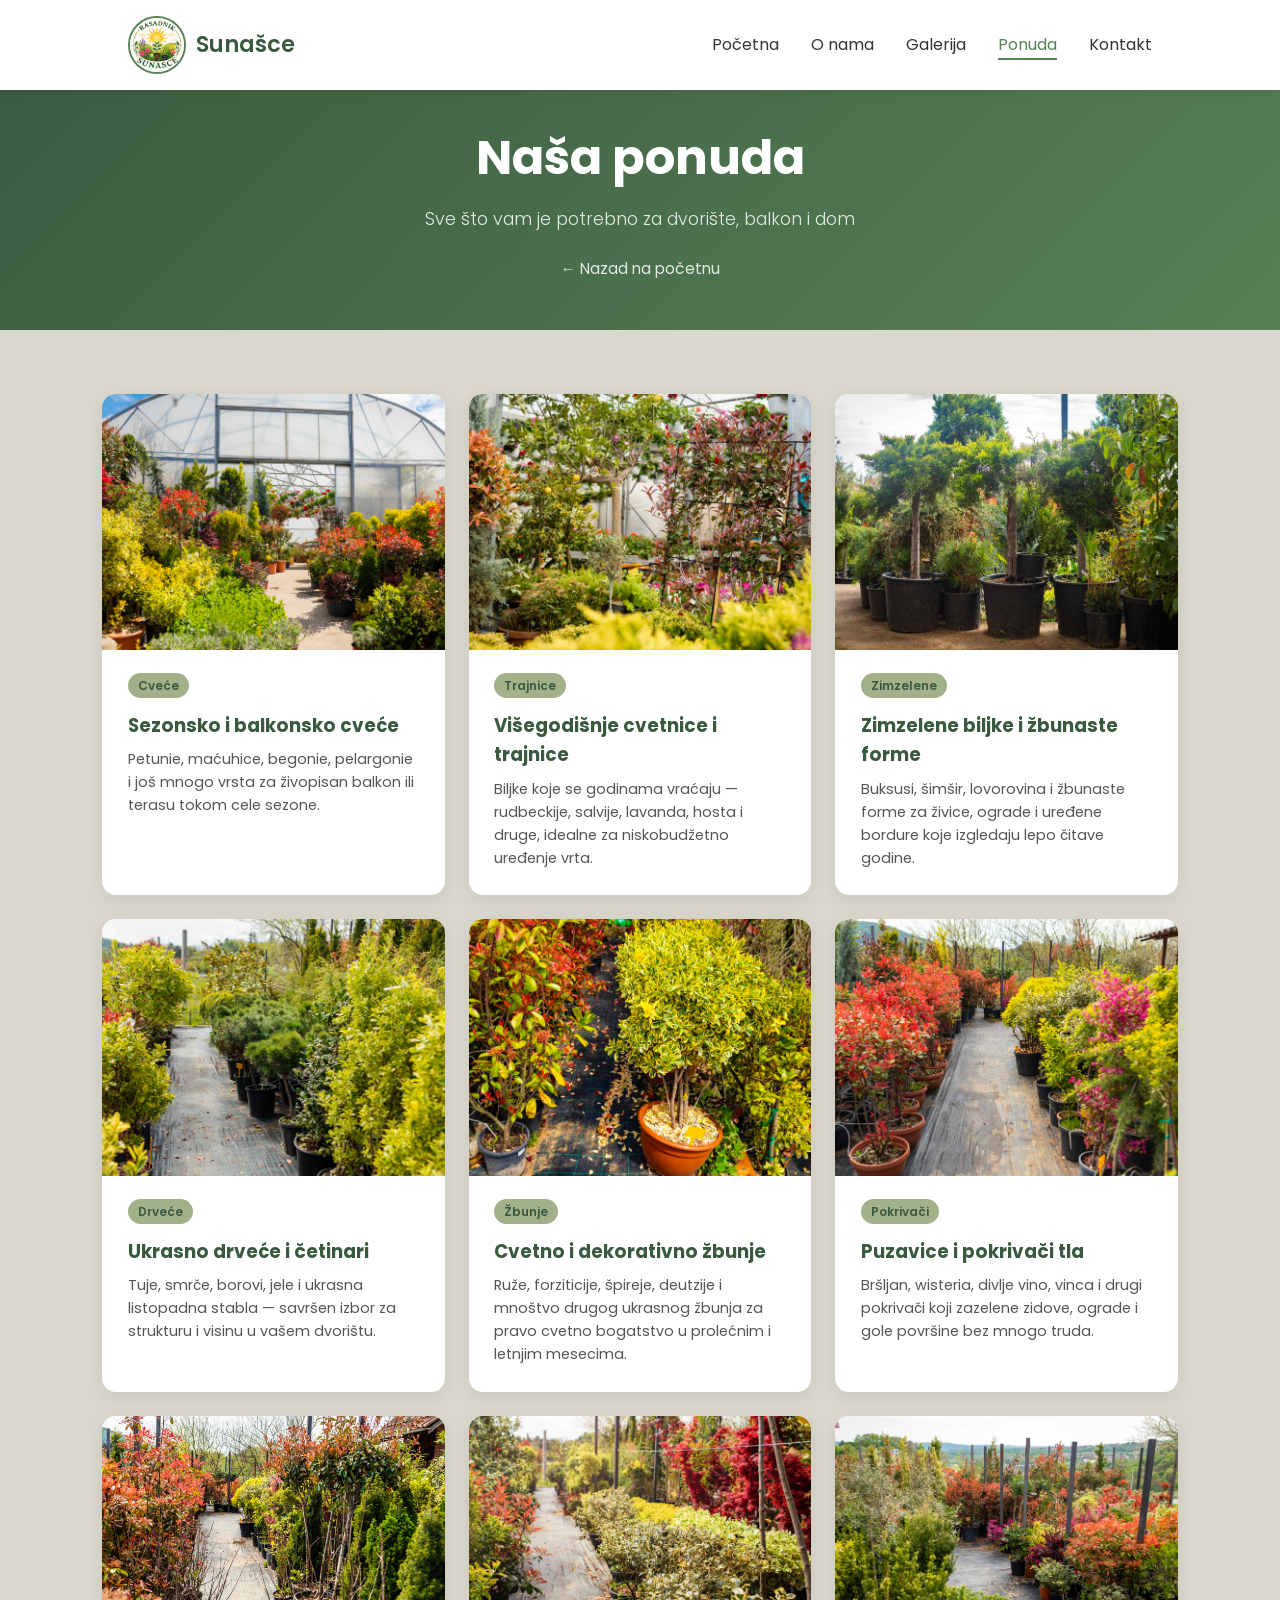
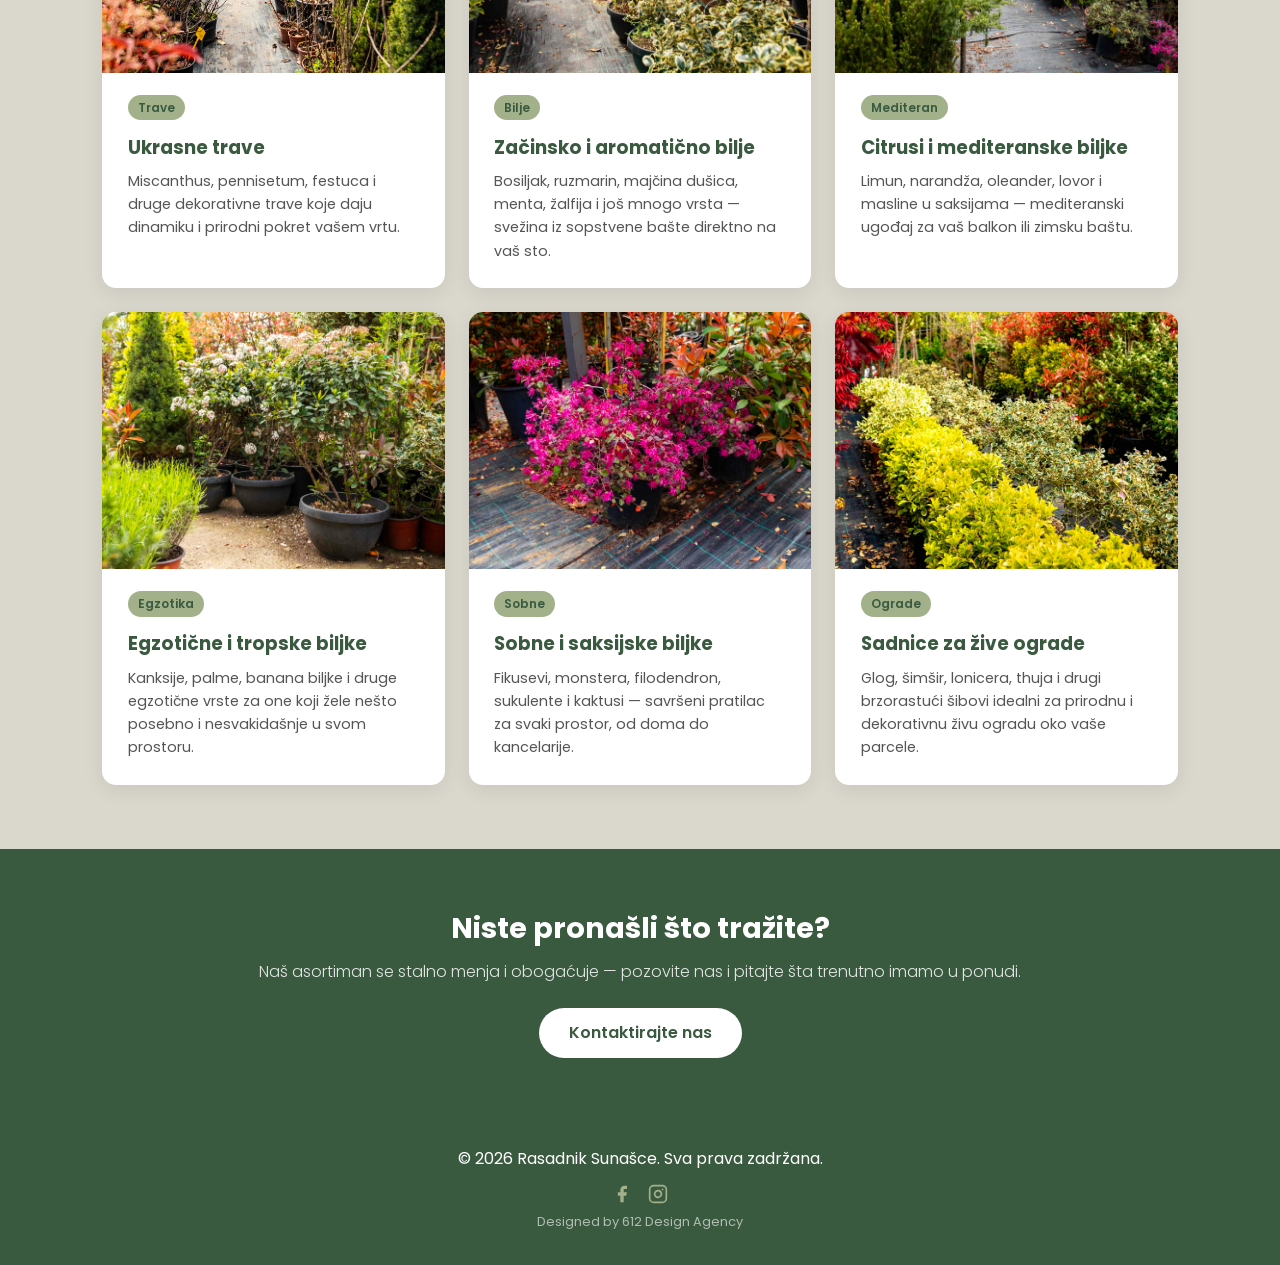
<file: ponuda.html>
<!DOCTYPE html>
<html lang="sr">
<head>
    <meta charset="UTF-8">
    <meta name="viewport" content="width=device-width, initial-scale=1.0">
    <title>Ponuda | Rasadnik Sunašce</title>
    <meta name="description" content="Kompletna ponuda Rasadnika Sunašce – sezonsko cveće, sadnice, četinari, ukrasno bilje, začinsko bilje, sobne biljke i još mnogo toga. Beograd, Avala.">
    <link href="https://fonts.googleapis.com/css2?family=Poppins:wght@300;400;600&display=swap" rel="stylesheet">
    <link rel="stylesheet" href="styles.css">
    <style>
        .ponuda-page-header {
            padding-top: 120px;
            padding-bottom: 3rem;
            text-align: center;
            background: linear-gradient(135deg, var(--primary-green) 0%, var(--light-green) 100%);
            color: var(--white);
        }

        .ponuda-page-header h1 {
            color: var(--white);
            font-size: 3rem;
            margin-bottom: 0.5rem;
        }

        .ponuda-page-header p {
            font-weight: 300;
            opacity: 0.85;
            font-size: 1.1rem;
        }

        .ponuda-page-header h1::after {
            display: none;
        }

        .back-link {
            display: inline-flex;
            align-items: center;
            gap: 8px;
            margin-top: 1.5rem;
            color: var(--white);
            opacity: 0.85;
            font-size: 0.95rem;
            transition: opacity 0.2s;
        }

        .back-link:hover {
            opacity: 1;
        }

        /* Grid kategorija */
        .ponuda-main {
            background-color: var(--beige);
            padding: 4rem 8%;
        }

        .ponuda-grid {
            display: grid;
            grid-template-columns: repeat(auto-fit, minmax(280px, 1fr));
            gap: 24px;
        }

        .ponuda-card {
            background: var(--white);
            border-radius: 14px;
            box-shadow: 0 5px 20px rgba(0,0,0,0.08);
            overflow: hidden;
            transition: transform 0.3s, box-shadow 0.3s;
            display: flex;
            flex-direction: column;
        }

        .ponuda-card:hover {
            transform: translateY(-6px);
            box-shadow: 0 12px 30px rgba(0,0,0,0.13);
        }

        .ponuda-card-img {
            width: 100%;
            aspect-ratio: 4/3;
            object-fit: cover;
            display: block;
            transition: transform 0.4s ease;
        }

        .ponuda-card:hover .ponuda-card-img {
            transform: scale(1.04);
        }

        .ponuda-card-img-wrap {
            overflow: hidden;
        }

        .ponuda-card-body {
            padding: 1.4rem 1.6rem 1.6rem;
            flex: 1;
            display: flex;
            flex-direction: column;
            gap: 0.5rem;
        }

        .ponuda-card-body h3 {
            font-size: 1.15rem;
            color: var(--primary-green);
            margin-bottom: 0;
        }

        .ponuda-card-body p {
            font-size: 0.9rem;
            color: #555;
            line-height: 1.6;
            margin: 0;
        }

        .ponuda-tag {
            display: inline-block;
            background: var(--pale-green);
            color: var(--primary-green);
            font-size: 0.75rem;
            font-weight: 600;
            padding: 3px 10px;
            border-radius: 20px;
            margin-bottom: 0.3rem;
            width: fit-content;
        }

        /* CTA traka na dnu */
        .ponuda-cta {
            background-color: var(--primary-green);
            text-align: center;
            padding: 3.5rem 10%;
            color: var(--white);
        }

        .ponuda-cta h2 {
            color: var(--white);
            font-size: 1.8rem;
            margin-bottom: 0.5rem;
        }

        .ponuda-cta h2::after { display: none; }

        .ponuda-cta p {
            opacity: 0.85;
            margin-bottom: 1.5rem;
            font-weight: 300;
        }

        .btn-white {
            background-color: var(--white);
            color: var(--primary-green);
            font-weight: 600;
        }

        .btn-white:hover {
            background-color: var(--pale-green);
            color: var(--primary-green);
        }

        @media (max-width: 768px) {
            .ponuda-page-header h1 { font-size: 2rem; }
            .ponuda-main { padding: 3rem 5%; }
            .ponuda-grid { gap: 16px; }
        }
    </style>
</head>
<body>

    <nav id="navbar">
        <a href="index.html#hero" class="logo">
            <img src="img/logo.png" alt="Rasadnik Sunašce logo" class="logo-img">
            <span class="logo-text">Sunašce</span>
        </a>
        <ul class="nav-links" id="navLinks">
            <li><a href="index.html#hero" class="nav-link">Početna</a></li>
            <li><a href="index.html#o-nama" class="nav-link">O nama</a></li>
            <li><a href="galerija.html" class="nav-link">Galerija</a></li>
            <li><a href="ponuda.html" class="nav-link active-link">Ponuda</a></li>
            <li><a href="index.html#kontakt" class="nav-link">Kontakt</a></li>
            <li class="nav-logo-bottom">
                <img src="img/logo.png" alt="Rasadnik Sunašce logo" class="nav-logo-img">
            </li>
        </ul>
        <button class="hamburger" id="hamburger" aria-label="Otvori meni">
            <span></span><span></span><span></span>
        </button>
    </nav>

    <!-- HEADER -->
    <div class="ponuda-page-header">
        <h1>Naša ponuda</h1>
        <p>Sve što vam je potrebno za dvorište, balkon i dom</p>
        <a href="index.html" class="back-link">← Nazad na početnu</a>
    </div>

    <!-- PONUDA GRID -->
    <div class="ponuda-main">
        <div class="ponuda-grid">

            <div class="ponuda-card fade-in">
                <div class="ponuda-card-img-wrap">
                    <img src="img/img1.jpg" alt="Sezonsko i balkonsko cveće" class="ponuda-card-img">
                </div>
                <div class="ponuda-card-body">
                    <span class="ponuda-tag">Cveće</span>
                    <h3>Sezonsko i balkonsko cveće</h3>
                    <p>Petunie, maćuhice, begonie, pelargonie i još mnogo vrsta za živopisan balkon ili terasu tokom cele sezone.</p>
                </div>
            </div>

            <div class="ponuda-card fade-in" style="transition-delay:0.05s">
                <div class="ponuda-card-img-wrap">
                    <img src="img/img2.jpg" alt="Višegodišnje cvetnice i trajnice" class="ponuda-card-img">
                </div>
                <div class="ponuda-card-body">
                    <span class="ponuda-tag">Trajnice</span>
                    <h3>Višegodišnje cvetnice i trajnice</h3>
                    <p>Biljke koje se godinama vraćaju — rudbeckije, salvije, lavanda, hosta i druge, idealne za niskobudžetno uređenje vrta.</p>
                </div>
            </div>

            <div class="ponuda-card fade-in" style="transition-delay:0.1s">
                <div class="ponuda-card-img-wrap">
                    <img src="img/img3.jpg" alt="Zimzelene biljke i žbunaste forme" class="ponuda-card-img">
                </div>
                <div class="ponuda-card-body">
                    <span class="ponuda-tag">Zimzelene</span>
                    <h3>Zimzelene biljke i žbunaste forme</h3>
                    <p>Buksusi, šimšir, lovorovina i žbunaste forme za živice, ograde i uređene bordure koje izgledaju lepo čitave godine.</p>
                </div>
            </div>

            <div class="ponuda-card fade-in" style="transition-delay:0.15s">
                <div class="ponuda-card-img-wrap">
                    <img src="img/img17.jpg" alt="Ukrasno drveće i četinari" class="ponuda-card-img">
                </div>
                <div class="ponuda-card-body">
                    <span class="ponuda-tag">Drveće</span>
                    <h3>Ukrasno drveće i četinari</h3>
                    <p>Tuje, smrče, borovi, jele i ukrasna listopadna stabla — savršen izbor za strukturu i visinu u vašem dvorištu.</p>
                </div>
            </div>

            <div class="ponuda-card fade-in" style="transition-delay:0.2s">
                <div class="ponuda-card-img-wrap">
                    <img src="img/img22.jpg" alt="Cvetno i dekorativno žbunje" class="ponuda-card-img">
                </div>
                <div class="ponuda-card-body">
                    <span class="ponuda-tag">Žbunje</span>
                    <h3>Cvetno i dekorativno žbunje</h3>
                    <p>Ruže, forziticije, špireje, deutzije i mnoštvo drugog ukrasnog žbunja za pravo cvetno bogatstvo u prolećnim i letnjim mesecima.</p>
                </div>
            </div>

            <div class="ponuda-card fade-in" style="transition-delay:0.25s">
                <div class="ponuda-card-img-wrap">
                    <img src="img/img6.jpg" alt="Puzavice i pokrivači tla" class="ponuda-card-img">
                </div>
                <div class="ponuda-card-body">
                    <span class="ponuda-tag">Pokrivači</span>
                    <h3>Puzavice i pokrivači tla</h3>
                    <p>Bršljan, wisteria, divlje vino, vinca i drugi pokrivači koji zazelene zidove, ograde i gole površine bez mnogo truda.</p>
                </div>
            </div>

            <div class="ponuda-card fade-in" style="transition-delay:0.3s">
                <div class="ponuda-card-img-wrap">
                    <img src="img/img7.jpg" alt="Ukrasne trave" class="ponuda-card-img">
                </div>
                <div class="ponuda-card-body">
                    <span class="ponuda-tag">Trave</span>
                    <h3>Ukrasne trave</h3>
                    <p>Miscanthus, pennisetum, festuca i druge dekorativne trave koje daju dinamiku i prirodni pokret vašem vrtu.</p>
                </div>
            </div>

            <div class="ponuda-card fade-in" style="transition-delay:0.35s">
                <div class="ponuda-card-img-wrap">
                    <img src="img/img8.jpg" alt="Začinsko i aromatično bilje" class="ponuda-card-img">
                </div>
                <div class="ponuda-card-body">
                    <span class="ponuda-tag">Bilje</span>
                    <h3>Začinsko i aromatično bilje</h3>
                    <p>Bosiljak, ruzmarin, majčina dušica, menta, žalfija i još mnogo vrsta — svežina iz sopstvene bašte direktno na vaš sto.</p>
                </div>
            </div>

            <div class="ponuda-card fade-in" style="transition-delay:0.4s">
                <div class="ponuda-card-img-wrap">
                    <img src="img/img9.jpg" alt="Citrusi i mediteranske biljke" class="ponuda-card-img">
                </div>
                <div class="ponuda-card-body">
                    <span class="ponuda-tag">Mediteran</span>
                    <h3>Citrusi i mediteranske biljke</h3>
                    <p>Limun, narandža, oleander, lovor i masline u saksijama — mediteranski ugođaj za vaš balkon ili zimsku baštu.</p>
                </div>
            </div>

            <div class="ponuda-card fade-in" style="transition-delay:0.45s">
                <div class="ponuda-card-img-wrap">
                    <img src="img/img10.jpg" alt="Egzotične i tropske biljke" class="ponuda-card-img">
                </div>
                <div class="ponuda-card-body">
                    <span class="ponuda-tag">Egzotika</span>
                    <h3>Egzotične i tropske biljke</h3>
                    <p>Kanksije, palme, banana biljke i druge egzotične vrste za one koji žele nešto posebno i nesvakidašnje u svom prostoru.</p>
                </div>
            </div>

            <div class="ponuda-card fade-in" style="transition-delay:0.5s">
                <div class="ponuda-card-img-wrap">
                    <img src="img/img12.jpg" alt="Sobne i saksijske biljke" class="ponuda-card-img">
                </div>
                <div class="ponuda-card-body">
                    <span class="ponuda-tag">Sobne</span>
                    <h3>Sobne i saksijske biljke</h3>
                    <p>Fikusevi, monstera, filodendron, sukulente i kaktusi — savršeni pratilac za svaki prostor, od doma do kancelarije.</p>
                </div>
            </div>

            <div class="ponuda-card fade-in" style="transition-delay:0.55s">
                <div class="ponuda-card-img-wrap">
                    <img src="img/img20.jpg" alt="Sadnice za žive ograde" class="ponuda-card-img">
                </div>
                <div class="ponuda-card-body">
                    <span class="ponuda-tag">Ograde</span>
                    <h3>Sadnice za žive ograde</h3>
                    <p>Glog, šimšir, lonicera, thuja i drugi brzorastući šibovi idealni za prirodnu i dekorativnu živu ogradu oko vaše parcele.</p>
                </div>
            </div>

        </div>
    </div>

    <!-- CTA -->
    <div class="ponuda-cta fade-in">
        <h2>Niste pronašli što tražite?</h2>
        <p>Naš asortiman se stalno menja i obogaćuje — pozovite nas i pitajte šta trenutno imamo u ponudi.</p>
        <a href="index.html#kontakt" class="btn btn-white">Kontaktirajte nas</a>
    </div>

    <footer>
        <p>© 2026 Rasadnik Sunašce. Sva prava zadržana.</p>
        <div class="footer-socials">
            <a href="https://www.facebook.com/p/Rasadnik-Suna%C5%A1ce-100056245995645/" target="_blank" aria-label="Facebook">
                <svg xmlns="http://www.w3.org/2000/svg" width="20" height="20" viewBox="0 0 24 24" fill="currentColor"><path d="M18 2h-3a5 5 0 0 0-5 5v3H7v4h3v8h4v-8h3l1-4h-4V7a1 1 0 0 1 1-1h3z"/></svg>
            </a>
            <a href="https://www.instagram.com/rasadniksunasce/" target="_blank" aria-label="Instagram">
                <svg xmlns="http://www.w3.org/2000/svg" width="20" height="20" viewBox="0 0 24 24" fill="none" stroke="currentColor" stroke-width="2" stroke-linecap="round" stroke-linejoin="round"><rect x="2" y="2" width="20" height="20" rx="5" ry="5"/><path d="M16 11.37A4 4 0 1 1 12.63 8 4 4 0 0 1 16 11.37z"/><line x1="17.5" y1="6.5" x2="17.51" y2="6.5"/></svg>
            </a>
        </div>
        <p style="margin-top:0.5rem; font-size:0.8rem; opacity:0.6;">Designed by <a href="https://612designagency.com/" target="_blank">612 Design Agency</a></p>
    </footer>

    <script>
        // Hamburger
        const hamburger = document.getElementById('hamburger');
        const navLinks = document.getElementById('navLinks');
        hamburger.addEventListener('click', () => {
            navLinks.classList.toggle('open');
            hamburger.classList.toggle('active');
        });

        // Navbar scroll
        window.addEventListener('scroll', () => {
            document.getElementById('navbar').classList.toggle('scrolled', window.scrollY > 50);
        });

        // Fade-in
        const faders = document.querySelectorAll('.fade-in');
        const appearOnScroll = new IntersectionObserver((entries, observer) => {
            entries.forEach(entry => {
                if (!entry.isIntersecting) return;
                entry.target.classList.add('appear');
                observer.unobserve(entry.target);
            });
        }, { threshold: 0.08 });
        faders.forEach(f => appearOnScroll.observe(f));
    </script>
</body>
</html>
</file>
<file: styles.css>
:root {
    --primary-green: #3A5A40;
    --light-green: #588157;
    --pale-green: #A3B18A;
    --beige: #DAD7CD;
    --white: #FFFFFF;
    --text-dark: #333333;
    --text-light: #F4F1EA;
}

/* --- GLOBAL STYLES --- */
* {
    margin: 0;
    padding: 0;
    box-sizing: border-box;
}

body {
    font-family: 'Poppins', sans-serif;
    background-color: var(--text-light);
    color: var(--text-dark);
    line-height: 1.6;
    overflow-x: hidden;
}

html {
    scroll-behavior: smooth;
}

a {
    text-decoration: none;
    color: inherit;
}

/* --- TYPOGRAPHY --- */
h1, h2, h3 {
    color: var(--primary-green);
    margin-bottom: 1rem;
}

h2 {
    text-align: center;
    font-size: 2.5rem;
    margin-bottom: 2rem;
    position: relative;
}

h2::after {
    content: '';
    width: 60px;
    height: 3px;
    background-color: var(--light-green);
    display: block;
    margin: 10px auto 0;
}

.section-padding {
    padding: 5rem 10%;
}

/* --- NAVIGATION --- */
nav {
    position: fixed;
    top: 0;
    width: 100%;
    background-color: var(--white);
    box-shadow: 0 2px 10px rgba(0, 0, 0, 0.08);
    z-index: 1000;
    display: flex;
    justify-content: space-between;
    align-items: center;
    padding: 1rem 10%;
    transition: padding 0.3s, box-shadow 0.3s;
}

nav.scrolled {
    padding: 0.7rem 10%;
    box-shadow: 0 4px 20px rgba(0,0,0,0.13);
}

.logo {
    font-size: 1.5rem;
    font-weight: 600;
    color: var(--primary-green);
    display: flex;
    align-items: center;
    gap: 10px;
    text-decoration: none;
}

.logo-text {
    font-size: 1.4rem;
    font-weight: 600;
    color: var(--primary-green);
}

.logo-img {
    width: 58px;
    height: 58px;
    border-radius: 50%;
    object-fit: cover;
    border: 2px solid var(--light-green);
    display: block;
    transition: border-color 0.3s, transform 0.3s;
}

.logo-img:hover {
    border-color: var(--primary-green);
    transform: scale(1.05);
}

.nav-links {
    list-style: none;
    display: flex;
    gap: 2rem;
}

.nav-links li a {
    font-weight: 400;
    transition: color 0.3s;
    position: relative;
    padding-bottom: 4px;
}

.nav-links li a::after {
    content: '';
    position: absolute;
    bottom: 0;
    left: 0;
    width: 0;
    height: 2px;
    background-color: var(--light-green);
    transition: width 0.3s;
}

.nav-links li a:hover::after,
.nav-links li a.active-link::after {
    width: 100%;
}

.nav-links li a:hover,
.nav-links li a.active-link {
    color: var(--light-green);
}

/* --- HAMBURGER MENU --- */
.hamburger {
    display: none;
    flex-direction: column;
    gap: 5px;
    background: none;
    border: none;
    cursor: pointer;
    padding: 4px;
    z-index: 1100;
}

.hamburger span {
    display: block;
    width: 26px;
    height: 2px;
    background-color: var(--primary-green);
    border-radius: 2px;
    transition: transform 0.3s, opacity 0.3s;
}

.hamburger.active span:nth-child(1) {
    transform: translateY(7px) rotate(45deg);
}
.hamburger.active span:nth-child(2) {
    opacity: 0;
}
.hamburger.active span:nth-child(3) {
    transform: translateY(-7px) rotate(-45deg);
}

/* Logo na dnu mobilnog menija */
.nav-logo-bottom {
    display: none;
    margin-top: auto;
    padding-top: 2rem;
    text-align: center;
}

.nav-logo-img {
    width: 80px;
    height: 80px;
    border-radius: 50%;
    object-fit: cover;
    border: 2px solid var(--pale-green);
    opacity: 0.75;
}

/* --- HERO SLIDESHOW --- */
#hero {
    position: relative;
    height: 100vh;
    display: flex;
    flex-direction: column;
    justify-content: center;
    align-items: center;
    text-align: center;
    color: var(--white);
    padding: 0 20px;
    overflow: hidden;
}

.hero-slides {
    position: absolute;
    inset: 0;
    z-index: 0;
}

.hero-slide {
    position: absolute;
    inset: 0;
    background-size: cover;
    background-position: center;
    background-attachment: fixed;
    opacity: 0;
    transition: opacity 1.2s ease-in-out;
}

.hero-slide.active {
    opacity: 1;
}

.hero-overlay {
    position: absolute;
    inset: 0;
    background: linear-gradient(rgba(0,0,0,0.38), rgba(0,0,0,0.52));
    z-index: 1;
}

.hero-content {
    position: relative;
    z-index: 2;
}

.hero-content h1 {
    color: var(--white);
    font-size: 4rem;
    margin-bottom: 0.5rem;
    text-shadow: 2px 2px 8px rgba(0,0,0,0.35);
}

.hero-content p {
    font-size: 1.5rem;
    margin-bottom: 2rem;
    font-weight: 300;
}

/* Slide dots */
.slide-dots {
    position: absolute;
    bottom: 2rem;
    left: 50%;
    transform: translateX(-50%);
    display: flex;
    gap: 10px;
    z-index: 2;
}

.dot {
    width: 10px;
    height: 10px;
    border-radius: 50%;
    background: rgba(255,255,255,0.5);
    cursor: pointer;
    transition: background 0.3s, transform 0.3s;
}

.dot.active {
    background: var(--white);
    transform: scale(1.25);
}

/* --- BUTTONS --- */
.btn {
    background-color: var(--light-green);
    color: var(--white);
    padding: 12px 30px;
    border-radius: 30px;
    font-weight: 600;
    transition: background 0.3s, transform 0.3s;
    display: inline-block;
}

.btn:hover {
    background-color: var(--primary-green);
    transform: translateY(-3px);
}

.btn-outline {
    background-color: transparent;
    border: 2px solid var(--light-green);
    color: var(--light-green);
}

.btn-outline:hover {
    background-color: var(--light-green);
    color: var(--white);
}

/* --- ABOUT SECTION --- */
#o-nama {
    background-color: var(--white);
    display: flex;
    align-items: center;
    gap: 4rem;
}

.about-text {
    flex: 1;
}

.about-img {
    flex: 1;
    border-radius: 15px;
    overflow: hidden;
    box-shadow: 0 10px 20px rgba(0, 0, 0, 0.1);
}

.about-img img {
    width: 100%;
    height: auto;
    display: block;
    transition: transform 0.5s;
}

.about-img img:hover {
    transform: scale(1.05);
}

/* --- GALLERY SECTION --- */
#galerija {
    background-color: var(--beige);
}

.gallery-grid {
    display: grid;
    grid-template-columns: repeat(auto-fit, minmax(250px, 1fr));
    gap: 15px;
}

/* Preview: 4 slike u 2x2 gridu */
.gallery-preview {
    grid-template-columns: repeat(2, 1fr);
    max-width: 700px;
    margin: 0 auto;
}

.gallery-item {
    overflow: hidden;
    border-radius: 10px;
    cursor: pointer;
    box-shadow: 0 5px 15px rgba(0, 0, 0, 0.1);
    aspect-ratio: 1 / 1;
}

.gallery-item img {
    width: 100%;
    height: 100%;
    object-fit: cover;
    transition: transform 0.4s ease;
}

.gallery-item:hover img {
    transform: scale(1.1);
}

/* --- LIGHTBOX --- */
#lightbox {
    display: none;
    position: fixed;
    z-index: 2000;
    top: 0;
    left: 0;
    width: 100%;
    height: 100%;
    background-color: rgba(0, 0, 0, 0.92);
    justify-content: center;
    align-items: center;
}

#lightbox img {
    max-width: 90%;
    max-height: 90%;
    border-radius: 8px;
    box-shadow: 0 0 40px rgba(0, 0, 0, 0.6);
}

.close-lightbox {
    position: absolute;
    top: 20px;
    right: 30px;
    color: white;
    font-size: 40px;
    cursor: pointer;
    font-weight: 300;
    line-height: 1;
    transition: opacity 0.2s;
}

.close-lightbox:hover {
    opacity: 0.7;
}

/* --- OFFER SECTION --- */
#ponuda {
    background-color: var(--white);
}

.offer-grid {
    display: grid;
    grid-template-columns: repeat(auto-fit, minmax(200px, 1fr));
    gap: 2rem;
    text-align: center;
}

.offer-card {
    background: var(--text-light);
    padding: 2rem;
    border-radius: 15px;
    box-shadow: 0 5px 15px rgba(0, 0, 0, 0.05);
    transition: transform 0.3s, box-shadow 0.3s;
}

.offer-card:hover {
    transform: translateY(-10px);
    box-shadow: 0 10px 20px rgba(0, 0, 0, 0.1);
}

.offer-icon {
    font-size: 3rem;
    margin-bottom: 1rem;
}

.offer-img {
    width: 80px;
    height: 80px;
    object-fit: cover;
    border-radius: 50%;
    display: block;
    margin: 0 auto;
}

/* --- CONTACT SECTION --- */
#kontakt {
    background-color: var(--pale-green);
    color: var(--primary-green);
}

.contact-container {
    display: flex;
    gap: 4rem;
    background: var(--white);
    padding: 3rem;
    border-radius: 15px;
    box-shadow: 0 10px 30px rgba(0, 0, 0, 0.1);
}

.contact-info,
.contact-form {
    flex: 1;
}

.contact-info h3 {
    margin-bottom: 1.5rem;
}

.contact-info p {
    margin-bottom: 1rem;
    display: flex;
    align-items: center;
    gap: 10px;
}

.contact-detail {
    flex-direction: column !important;
    align-items: center !important;
    text-align: center;
    gap: 4px !important;
    line-height: 1.6;
}

/* Social ikonice */
.social-icons {
    display: flex;
    gap: 12px;
    margin-top: 1rem;
    flex-wrap: wrap;
    justify-content: center;
}

.social-btn {
    display: inline-flex;
    align-items: center;
    gap: 8px;
    padding: 10px 18px;
    border-radius: 8px;
    font-weight: 600;
    font-size: 0.9rem;
    color: var(--white);
    transition: opacity 0.3s, transform 0.2s;
}

.social-btn:hover {
    opacity: 0.88;
    transform: translateY(-2px);
}

.social-btn.facebook {
    background-color: #1877F2;
}

.social-btn.instagram {
    background: linear-gradient(45deg, #f09433 0%, #e6683c 25%, #dc2743 50%, #cc2366 75%, #bc1888 100%);
}

/* Form */
.form-group {
    margin-bottom: 1.5rem;
}

input, textarea {
    width: 100%;
    padding: 12px;
    border: 1px solid var(--beige);
    border-radius: 8px;
    font-family: inherit;
    outline: none;
    transition: border-color 0.3s, box-shadow 0.3s;
    font-size: 0.95rem;
}

input:focus, textarea:focus {
    border-color: var(--light-green);
    box-shadow: 0 0 0 3px rgba(88, 129, 87, 0.12);
}

textarea {
    resize: vertical;
    min-height: 120px;
}

/* --- FOOTER --- */
footer {
    background-color: var(--primary-green);
    color: var(--white);
    text-align: center;
    padding: 2rem;
}

.footer-socials {
    display: flex;
    justify-content: center;
    gap: 16px;
    margin: 0.8rem 0 0.5rem;
}

.footer-socials a {
    color: var(--pale-green);
    transition: color 0.3s, transform 0.2s;
    display: flex;
    align-items: center;
}

.footer-socials a:hover {
    color: var(--white);
    transform: translateY(-2px);
}

/* --- ANIMATIONS --- */
.fade-in {
    opacity: 0;
    transform: translateY(30px);
    transition: opacity 0.8s ease-out, transform 0.8s ease-out;
}

.fade-in.appear {
    opacity: 1;
    transform: translateY(0);
}

/* --- RESPONSIVE DESIGN --- */
@media (max-width: 768px) {
    .hero-slide {
        background-attachment: scroll;
    }

    .hamburger {
        display: flex;
    }

    .nav-links {
        display: none;
        position: fixed;
        top: 0;
        right: 0;
        width: 70%;
        max-width: 300px;
        height: 100vh;
        background: var(--white);
        flex-direction: column;
        align-items: flex-start;
        justify-content: flex-start;
        padding: 5rem 2rem 2.5rem;
        gap: 1.5rem;
        box-shadow: -5px 0 20px rgba(0,0,0,0.12);
        z-index: 1050;
        transition: transform 0.3s;
    }

    .nav-links.open {
        display: flex;
    }

    .nav-logo-bottom {
        display: block;
        width: 100%;
        text-align: center;
        margin-top: auto;
        padding-top: 1.5rem;
        border-top: 1px solid var(--beige);
    }

    .nav-links li a {
        font-size: 1.1rem;
    }

    #hero h1,
    .hero-content h1 {
        font-size: 2.5rem;
    }

    .hero-content p {
        font-size: 1.1rem;
    }

    #o-nama,
    .contact-container {
        flex-direction: column;
    }

    .section-padding {
        padding: 4rem 5%;
    }

    .gallery-preview {
        grid-template-columns: repeat(2, 1fr);
    }

    .social-icons {
        flex-direction: column;
    }
}

@media (max-width: 480px) {
    .gallery-preview {
        grid-template-columns: 1fr 1fr;
        gap: 10px;
    }
}
</file>
